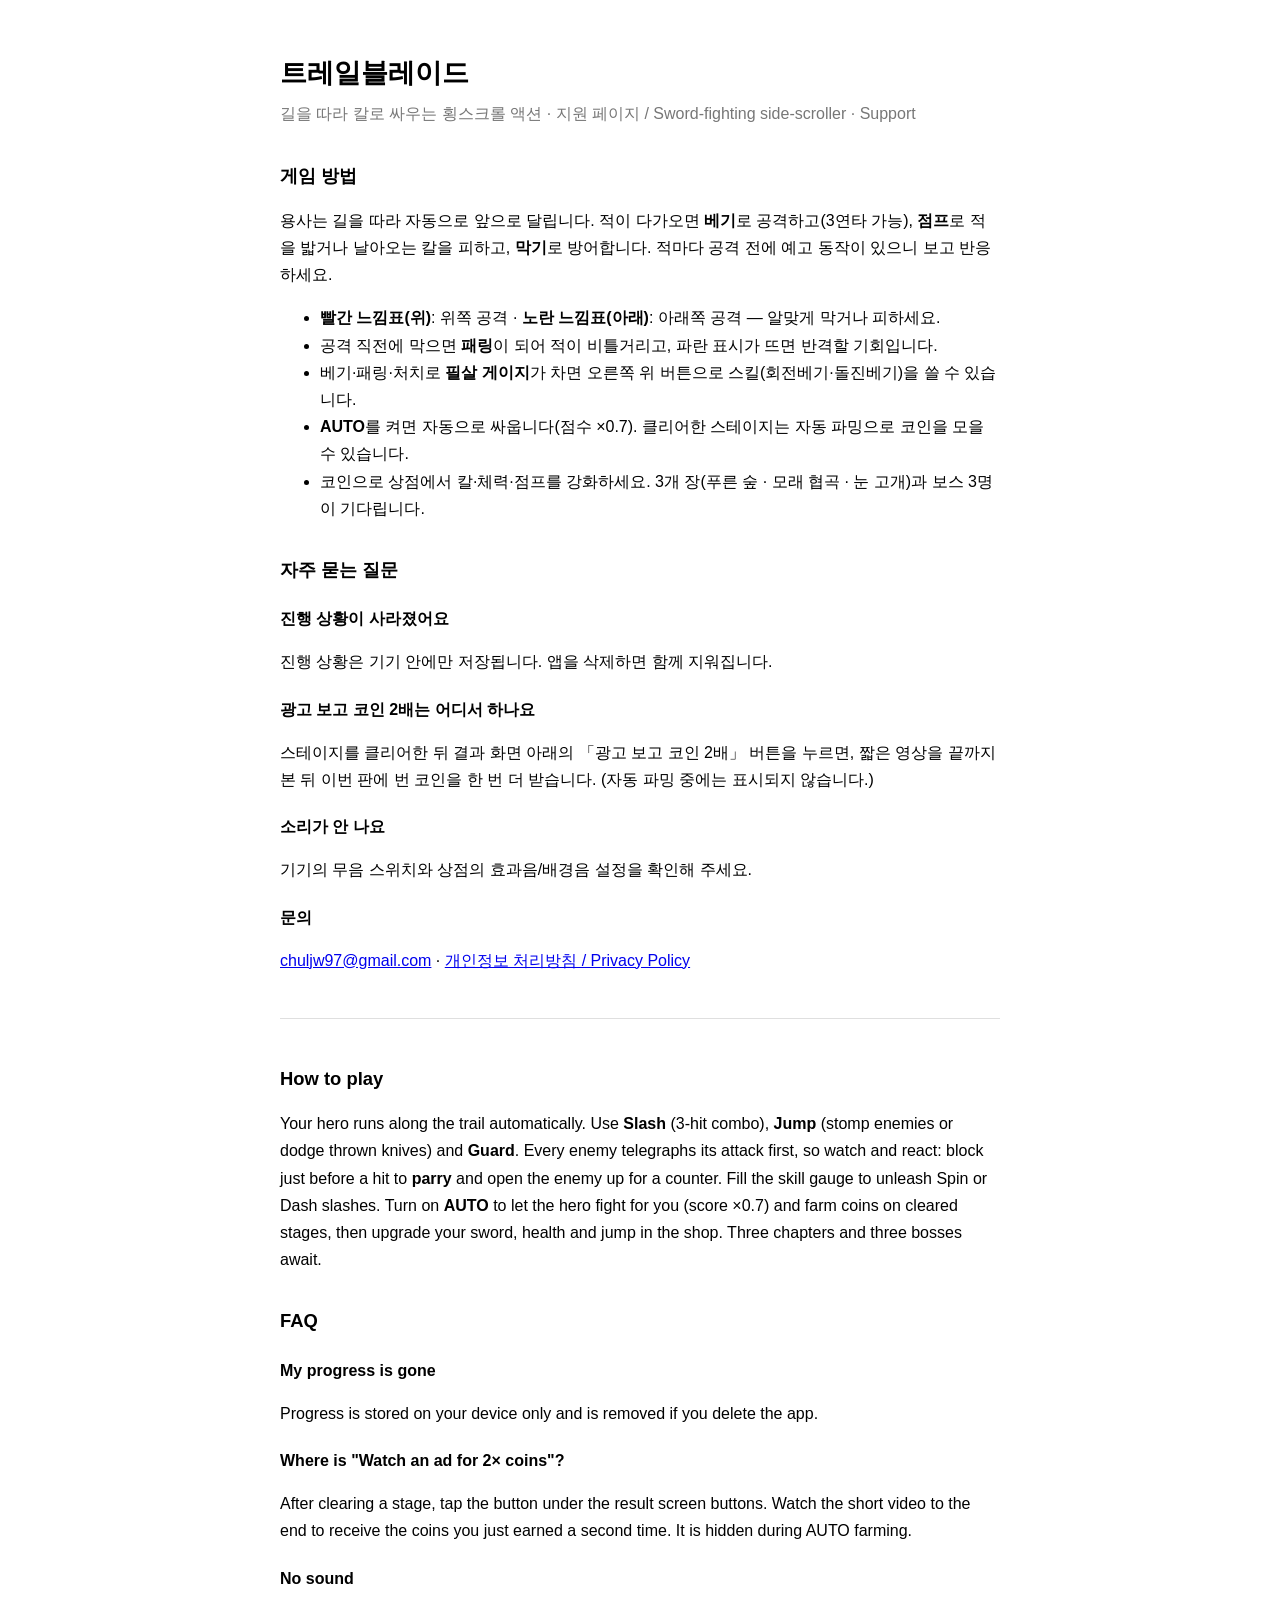
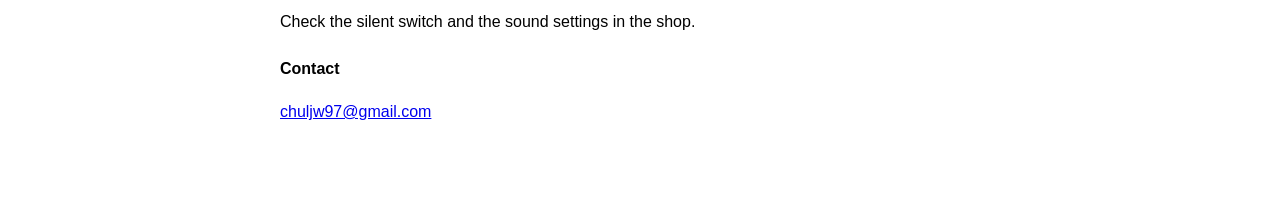
<file: index.html>
<!doctype html>
<html lang="ko"><head><meta charset="utf-8"><meta name="viewport" content="width=device-width, initial-scale=1">
<title>트레일블레이드 지원 / Trailblade Support</title><link rel="stylesheet" href="style.css"></head><body>
<h1>트레일블레이드</h1>
<p class="sub">길을 따라 칼로 싸우는 횡스크롤 액션 · 지원 페이지 / Sword-fighting side-scroller · Support</p>

<h2>게임 방법</h2>
<p>용사는 길을 따라 자동으로 앞으로 달립니다. 적이 다가오면 <b>베기</b>로 공격하고(3연타 가능), <b>점프</b>로 적을 밟거나 날아오는 칼을 피하고, <b>막기</b>로 방어합니다. 적마다 공격 전에 예고 동작이 있으니 보고 반응하세요.</p>
<ul>
<li><b>빨간 느낌표(위)</b>: 위쪽 공격 · <b>노란 느낌표(아래)</b>: 아래쪽 공격 — 알맞게 막거나 피하세요.</li>
<li>공격 직전에 막으면 <b>패링</b>이 되어 적이 비틀거리고, 파란 표시가 뜨면 반격할 기회입니다.</li>
<li>베기·패링·처치로 <b>필살 게이지</b>가 차면 오른쪽 위 버튼으로 스킬(회전베기·돌진베기)을 쓸 수 있습니다.</li>
<li><b>AUTO</b>를 켜면 자동으로 싸웁니다(점수 ×0.7). 클리어한 스테이지는 자동 파밍으로 코인을 모을 수 있습니다.</li>
<li>코인으로 상점에서 칼·체력·점프를 강화하세요. 3개 장(푸른 숲 · 모래 협곡 · 눈 고개)과 보스 3명이 기다립니다.</li>
</ul>

<h2>자주 묻는 질문</h2>
<h3>진행 상황이 사라졌어요</h3>
<p>진행 상황은 기기 안에만 저장됩니다. 앱을 삭제하면 함께 지워집니다.</p>
<h3>광고 보고 코인 2배는 어디서 하나요</h3>
<p>스테이지를 클리어한 뒤 결과 화면 아래의 「광고 보고 코인 2배」 버튼을 누르면, 짧은 영상을 끝까지 본 뒤 이번 판에 번 코인을 한 번 더 받습니다. (자동 파밍 중에는 표시되지 않습니다.)</p>
<h3>소리가 안 나요</h3>
<p>기기의 무음 스위치와 상점의 효과음/배경음 설정을 확인해 주세요.</p>
<h3>문의</h3>
<p><a href="mailto:chuljw97@gmail.com">chuljw97@gmail.com</a> · <a href="privacy.html">개인정보 처리방침 / Privacy Policy</a></p>

<hr>
<h2>How to play</h2>
<p>Your hero runs along the trail automatically. Use <b>Slash</b> (3-hit combo), <b>Jump</b> (stomp enemies or dodge thrown knives) and <b>Guard</b>. Every enemy telegraphs its attack first, so watch and react: block just before a hit to <b>parry</b> and open the enemy up for a counter. Fill the skill gauge to unleash Spin or Dash slashes. Turn on <b>AUTO</b> to let the hero fight for you (score ×0.7) and farm coins on cleared stages, then upgrade your sword, health and jump in the shop. Three chapters and three bosses await.</p>
<h2>FAQ</h2>
<h3>My progress is gone</h3><p>Progress is stored on your device only and is removed if you delete the app.</p>
<h3>Where is "Watch an ad for 2× coins"?</h3><p>After clearing a stage, tap the button under the result screen buttons. Watch the short video to the end to receive the coins you just earned a second time. It is hidden during AUTO farming.</p>
<h3>No sound</h3><p>Check the silent switch and the sound settings in the shop.</p>
<h3>Contact</h3><p><a href="mailto:chuljw97@gmail.com">chuljw97@gmail.com</a></p>
</body></html>
</file>
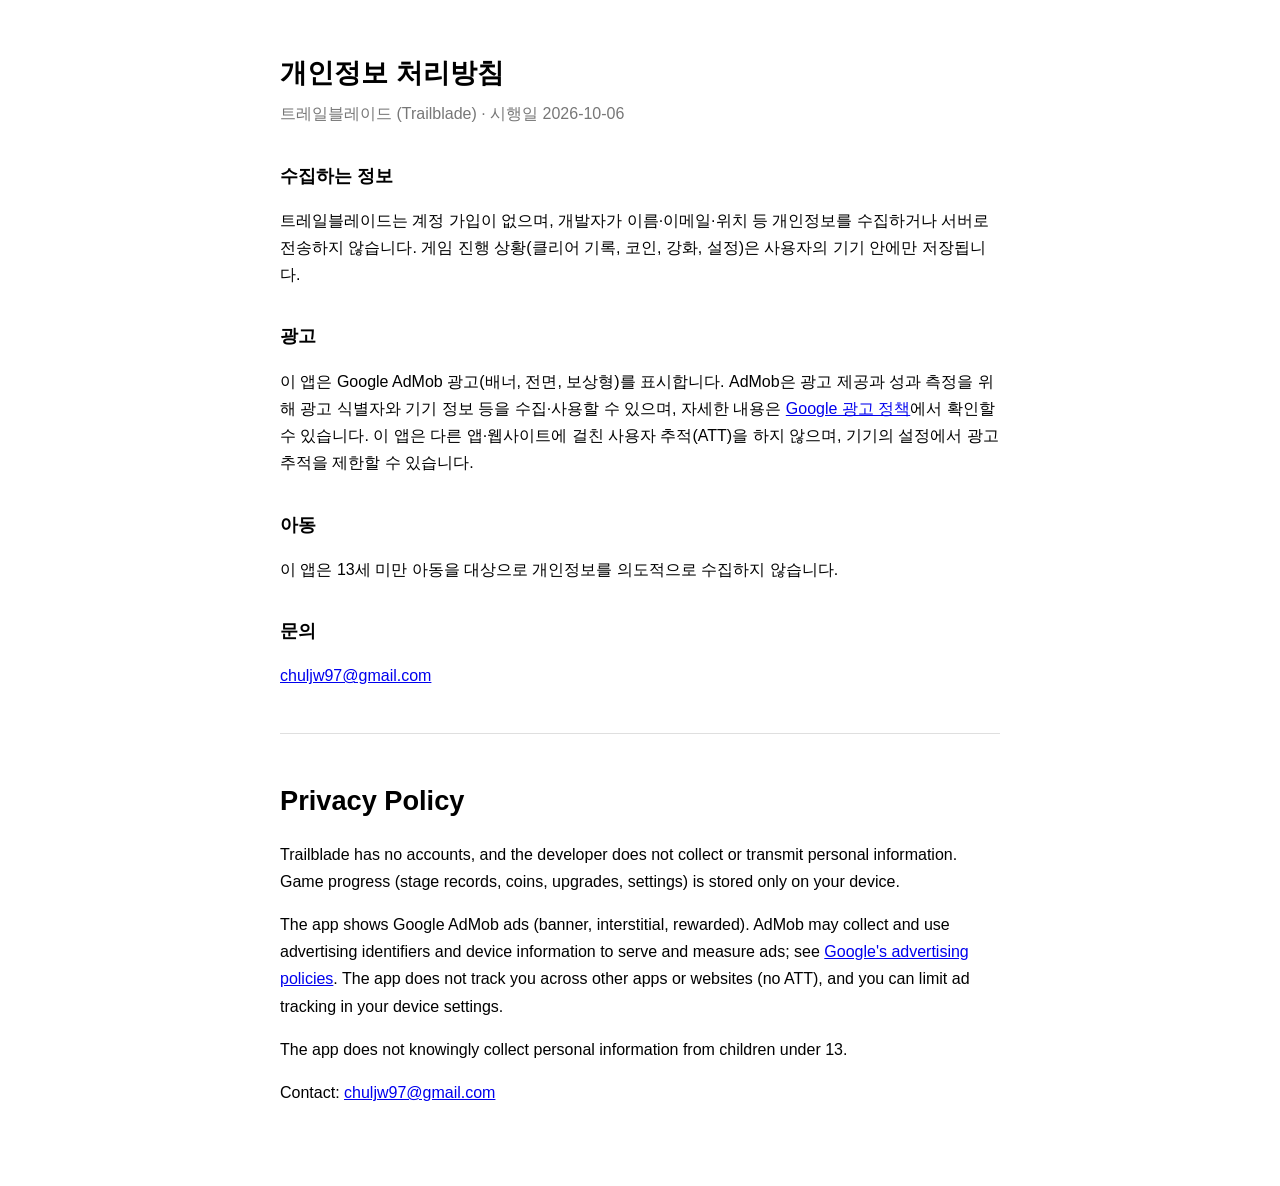
<file: privacy.html>
<!doctype html>
<html lang="ko"><head><meta charset="utf-8"><meta name="viewport" content="width=device-width, initial-scale=1">
<title>Trailblade Privacy Policy</title><link rel="stylesheet" href="style.css"></head><body>
<h1>개인정보 처리방침</h1>
<p class="sub">트레일블레이드 (Trailblade) · 시행일 2026-10-06</p>
<h2>수집하는 정보</h2>
<p>트레일블레이드는 계정 가입이 없으며, 개발자가 이름·이메일·위치 등 개인정보를 수집하거나 서버로 전송하지 않습니다. 게임 진행 상황(클리어 기록, 코인, 강화, 설정)은 사용자의 기기 안에만 저장됩니다.</p>
<h2>광고</h2>
<p>이 앱은 Google AdMob 광고(배너, 전면, 보상형)를 표시합니다. AdMob은 광고 제공과 성과 측정을 위해 광고 식별자와 기기 정보 등을 수집·사용할 수 있으며, 자세한 내용은 <a href="https://policies.google.com/technologies/ads">Google 광고 정책</a>에서 확인할 수 있습니다. 이 앱은 다른 앱·웹사이트에 걸친 사용자 추적(ATT)을 하지 않으며, 기기의 설정에서 광고 추적을 제한할 수 있습니다.</p>
<h2>아동</h2>
<p>이 앱은 13세 미만 아동을 대상으로 개인정보를 의도적으로 수집하지 않습니다.</p>
<h2>문의</h2>
<p><a href="mailto:chuljw97@gmail.com">chuljw97@gmail.com</a></p>
<hr>
<h1>Privacy Policy</h1>
<p>Trailblade has no accounts, and the developer does not collect or transmit personal information. Game progress (stage records, coins, upgrades, settings) is stored only on your device.</p>
<p>The app shows Google AdMob ads (banner, interstitial, rewarded). AdMob may collect and use advertising identifiers and device information to serve and measure ads; see <a href="https://policies.google.com/technologies/ads">Google's advertising policies</a>. The app does not track you across other apps or websites (no ATT), and you can limit ad tracking in your device settings.</p>
<p>The app does not knowingly collect personal information from children under 13.</p>
<p>Contact: <a href="mailto:chuljw97@gmail.com">chuljw97@gmail.com</a></p>
</body></html>
</file>
<file: style.css>
:root{color-scheme:light dark}
body{max-width:720px;margin:0 auto;padding:32px 20px 64px;font:16px/1.7 -apple-system,BlinkMacSystemFont,"Apple SD Gothic Neo","Segoe UI",sans-serif}
h1{font-size:1.7rem;margin-bottom:4px}h2{font-size:1.15rem;margin-top:32px}h3{font-size:1rem;margin:20px 0 4px}
.sub{color:#777;margin-top:0}hr{border:none;border-top:1px solid #8884;margin:44px 0}
</file>
